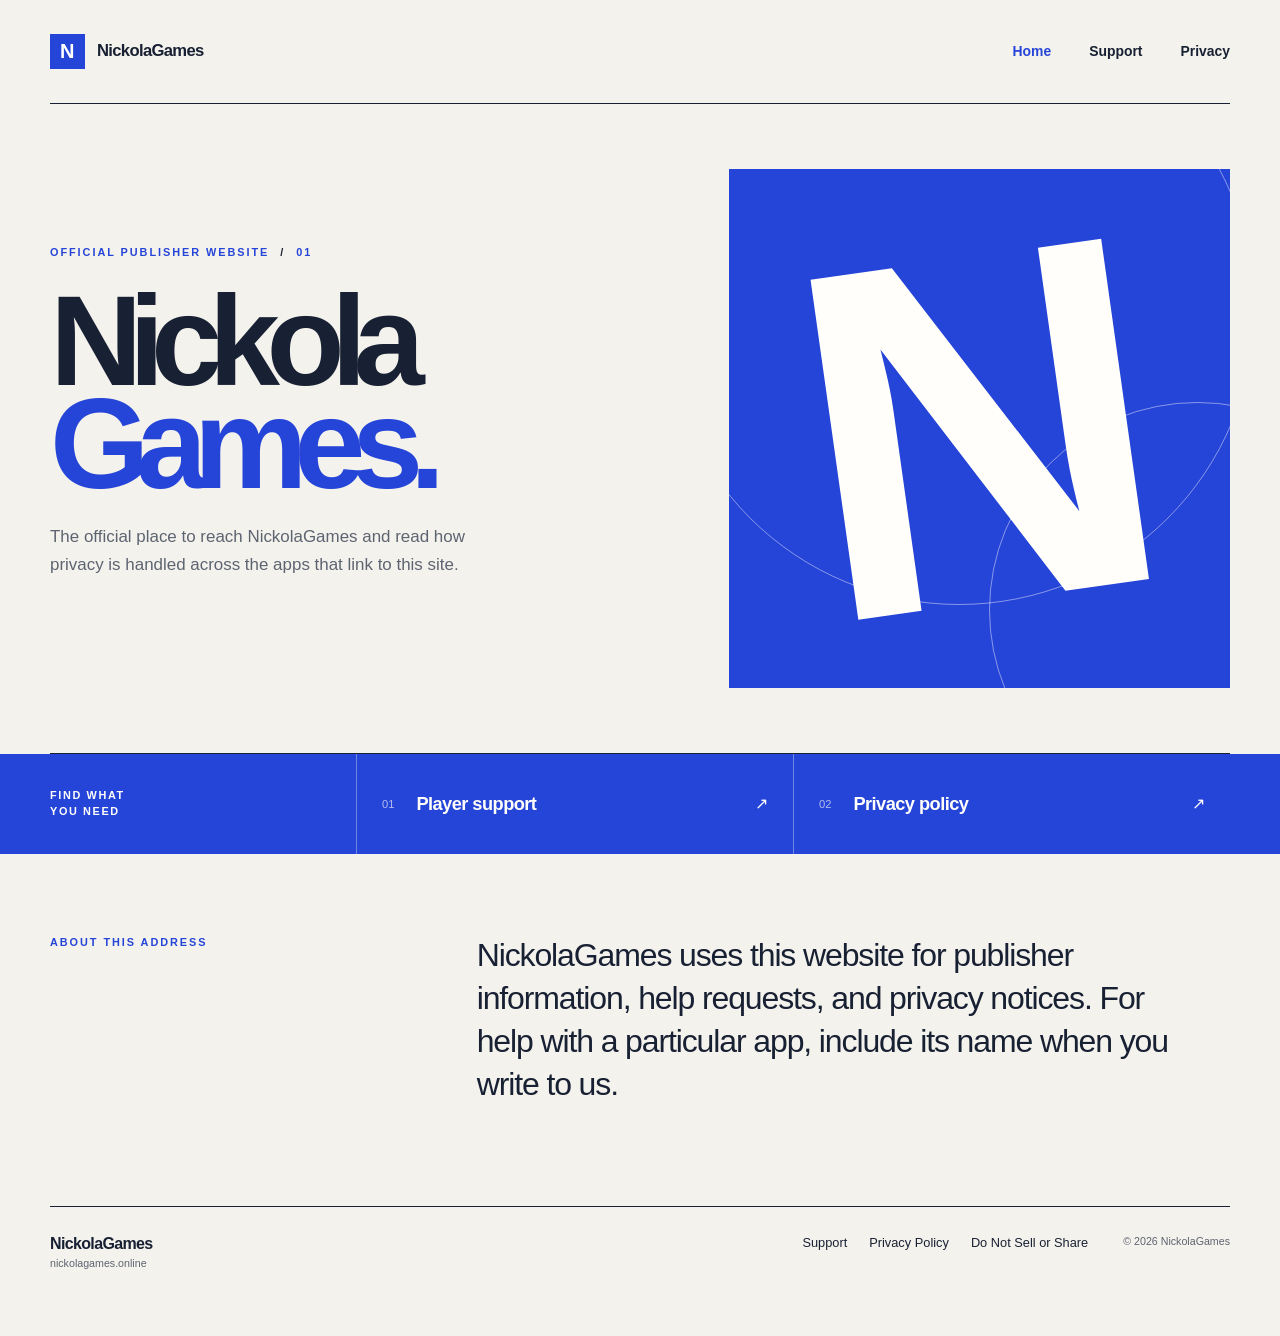
<file: index.html>
<!doctype html>
<html lang="en">
<head>
  <meta charset="utf-8">
  <meta name="viewport" content="width=device-width, initial-scale=1">
  <meta name="theme-color" content="#f4f2ec">
  <meta name="description" content="Official website of NickolaGames, with direct links to player support and privacy information.">
  <link rel="canonical" href="https://nickolagames.online/">
  <link rel="icon" href="icon.svg" type="image/svg+xml">
  <link rel="stylesheet" href="styles.css">
  <title>NickolaGames — Official Website</title>
</head>
<body>
  <a class="skip" href="#content">Skip to content</a>
  <header class="header shell">
    <a class="logo" href="index.html" aria-label="NickolaGames home"><span class="logo-symbol" aria-hidden="true">N</span><span>NickolaGames</span></a>
    <nav aria-label="Main navigation"><a aria-current="page" href="index.html">Home</a><a href="support.html">Support</a><a href="privacy-policy.html">Privacy</a></nav>
  </header>
  <main id="content">
    <section class="hero shell" aria-labelledby="home-title">
      <div class="hero-copy">
        <p class="caption">OFFICIAL PUBLISHER WEBSITE <span aria-hidden="true">/</span> 01</p>
        <h1 id="home-title">Nickola<br><span>Games.</span></h1>
        <p class="hero-summary">The official place to reach NickolaGames and read how privacy is handled across the apps that link to this site.</p>
      </div>
      <div class="hero-art" aria-hidden="true"><span class="arc arc-one"></span><span class="arc arc-two"></span><span class="art-n">N</span></div>
    </section>
    <section class="wayfinding" aria-label="Site links">
      <div class="shell wayfinding-inner">
        <p>FIND WHAT<br>YOU NEED</p>
        <a href="support.html"><span>01</span><strong>Player support</strong><span aria-hidden="true">↗</span></a>
        <a href="privacy-policy.html"><span>02</span><strong>Privacy policy</strong><span aria-hidden="true">↗</span></a>
      </div>
    </section>
    <section class="plain-note shell">
      <span class="caption">ABOUT THIS ADDRESS</span>
      <p>NickolaGames uses this website for publisher information, help requests, and privacy notices. For help with a particular app, include its name when you write to us.</p>
    </section>
  </main>
  <footer class="footer shell"><div><strong>NickolaGames</strong><small>nickolagames.online</small></div><nav aria-label="Footer navigation"><a href="support.html">Support</a><a href="privacy-policy.html">Privacy Policy</a><a href="privacy-policy.html#california">Do Not Sell or Share</a></nav><small>© 2026 NickolaGames</small></footer>
</body>
</html>
</file>
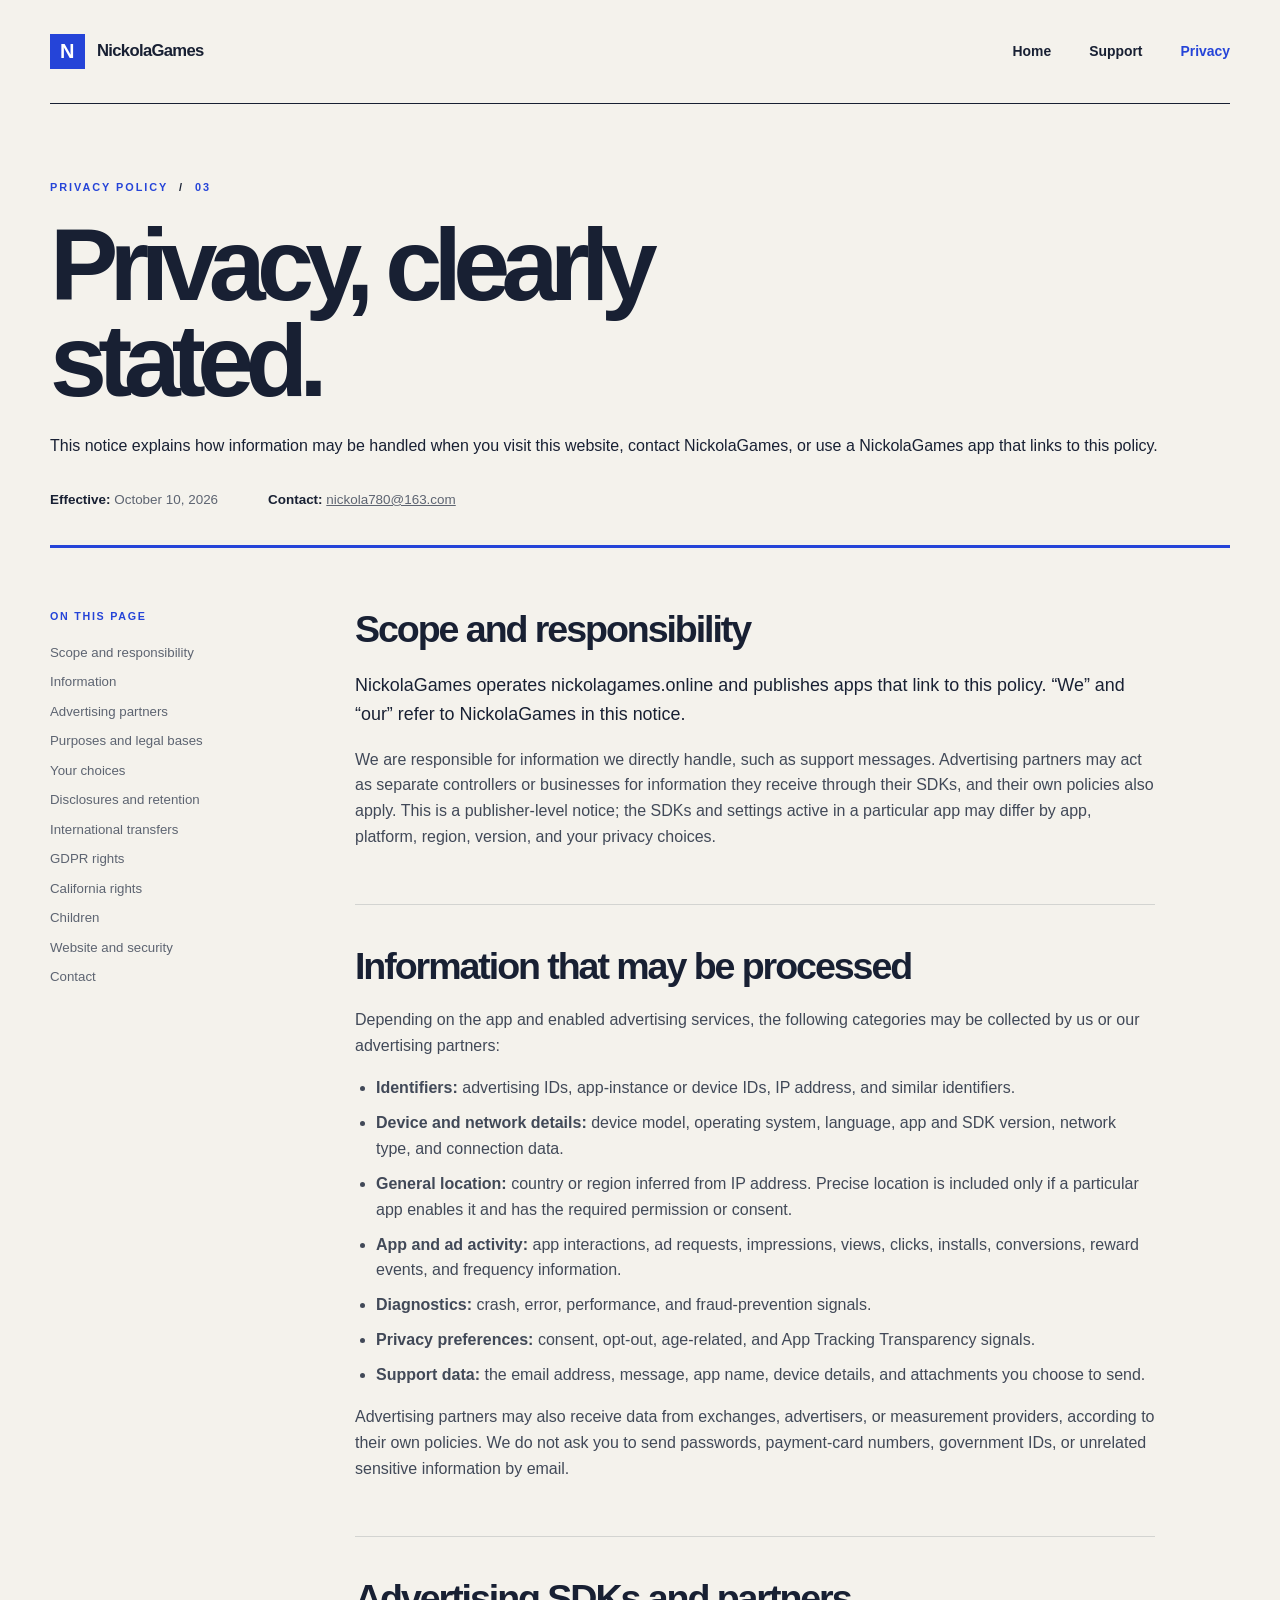
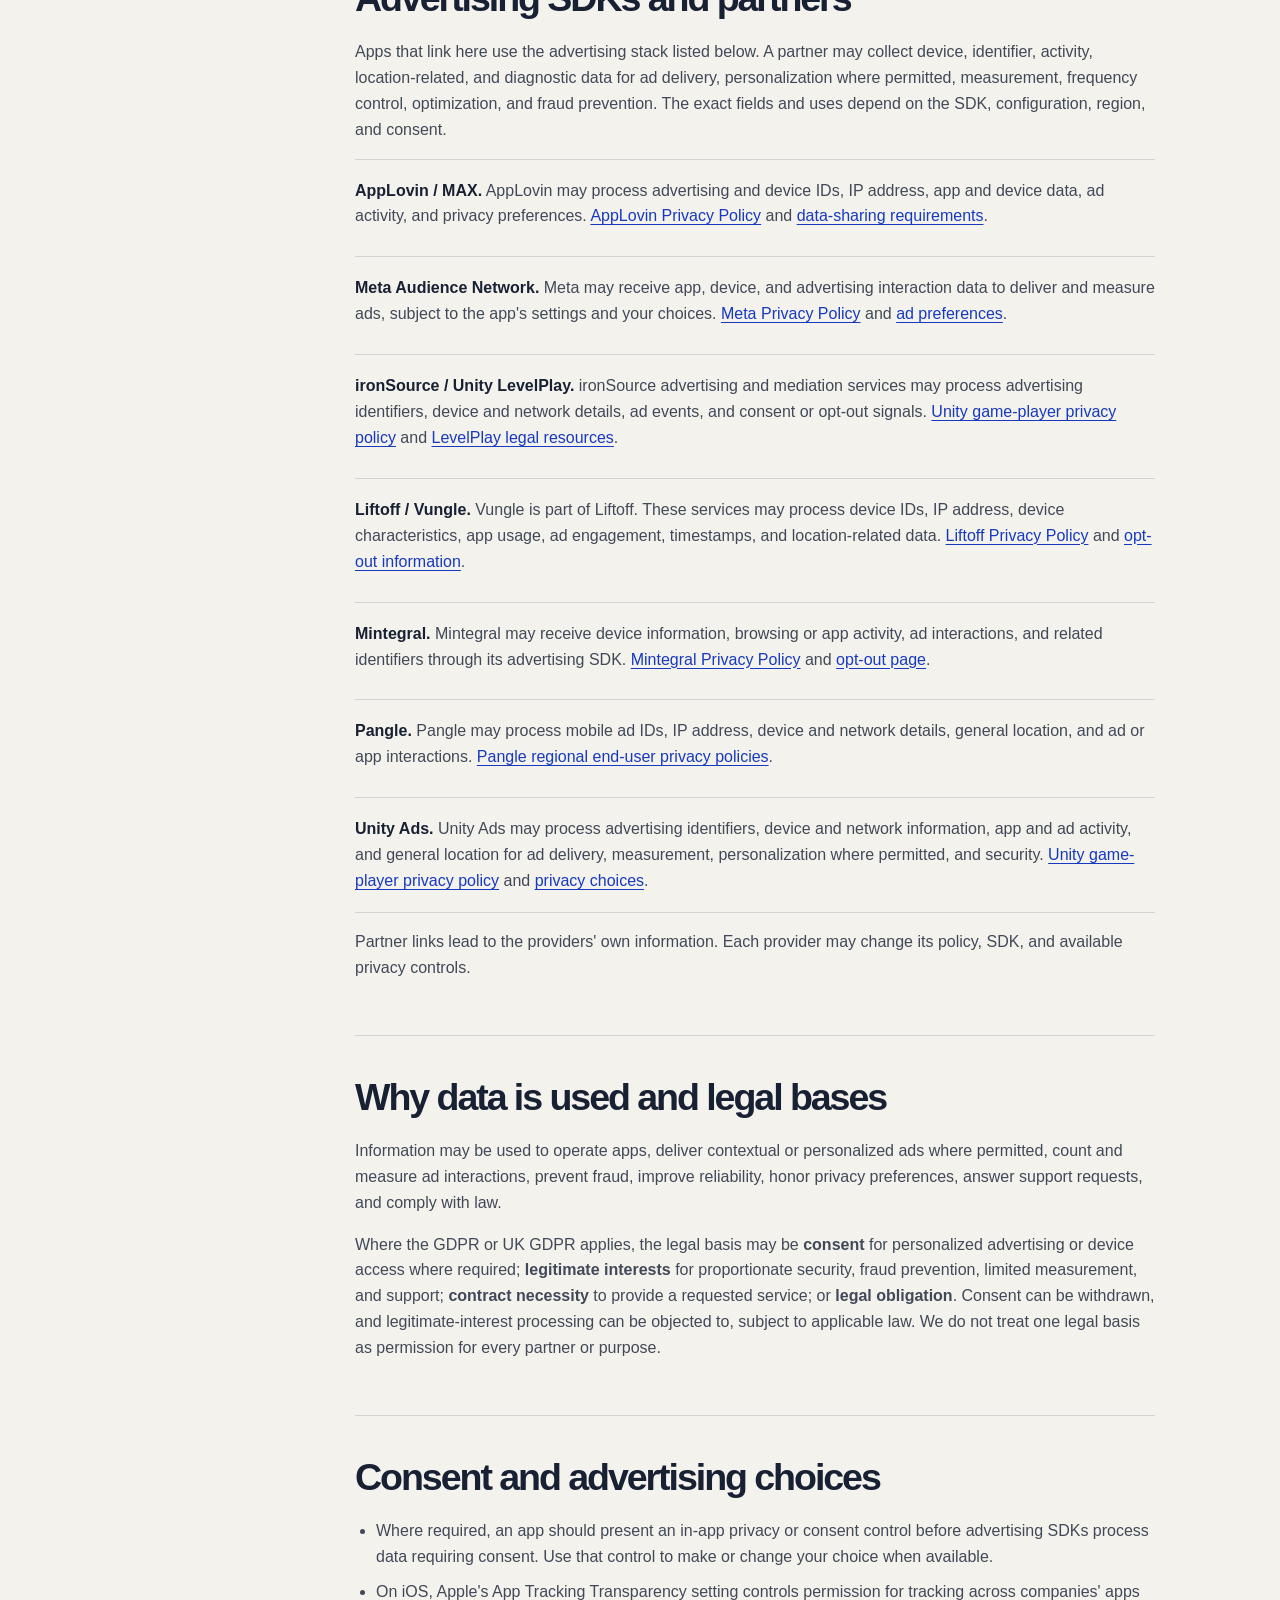
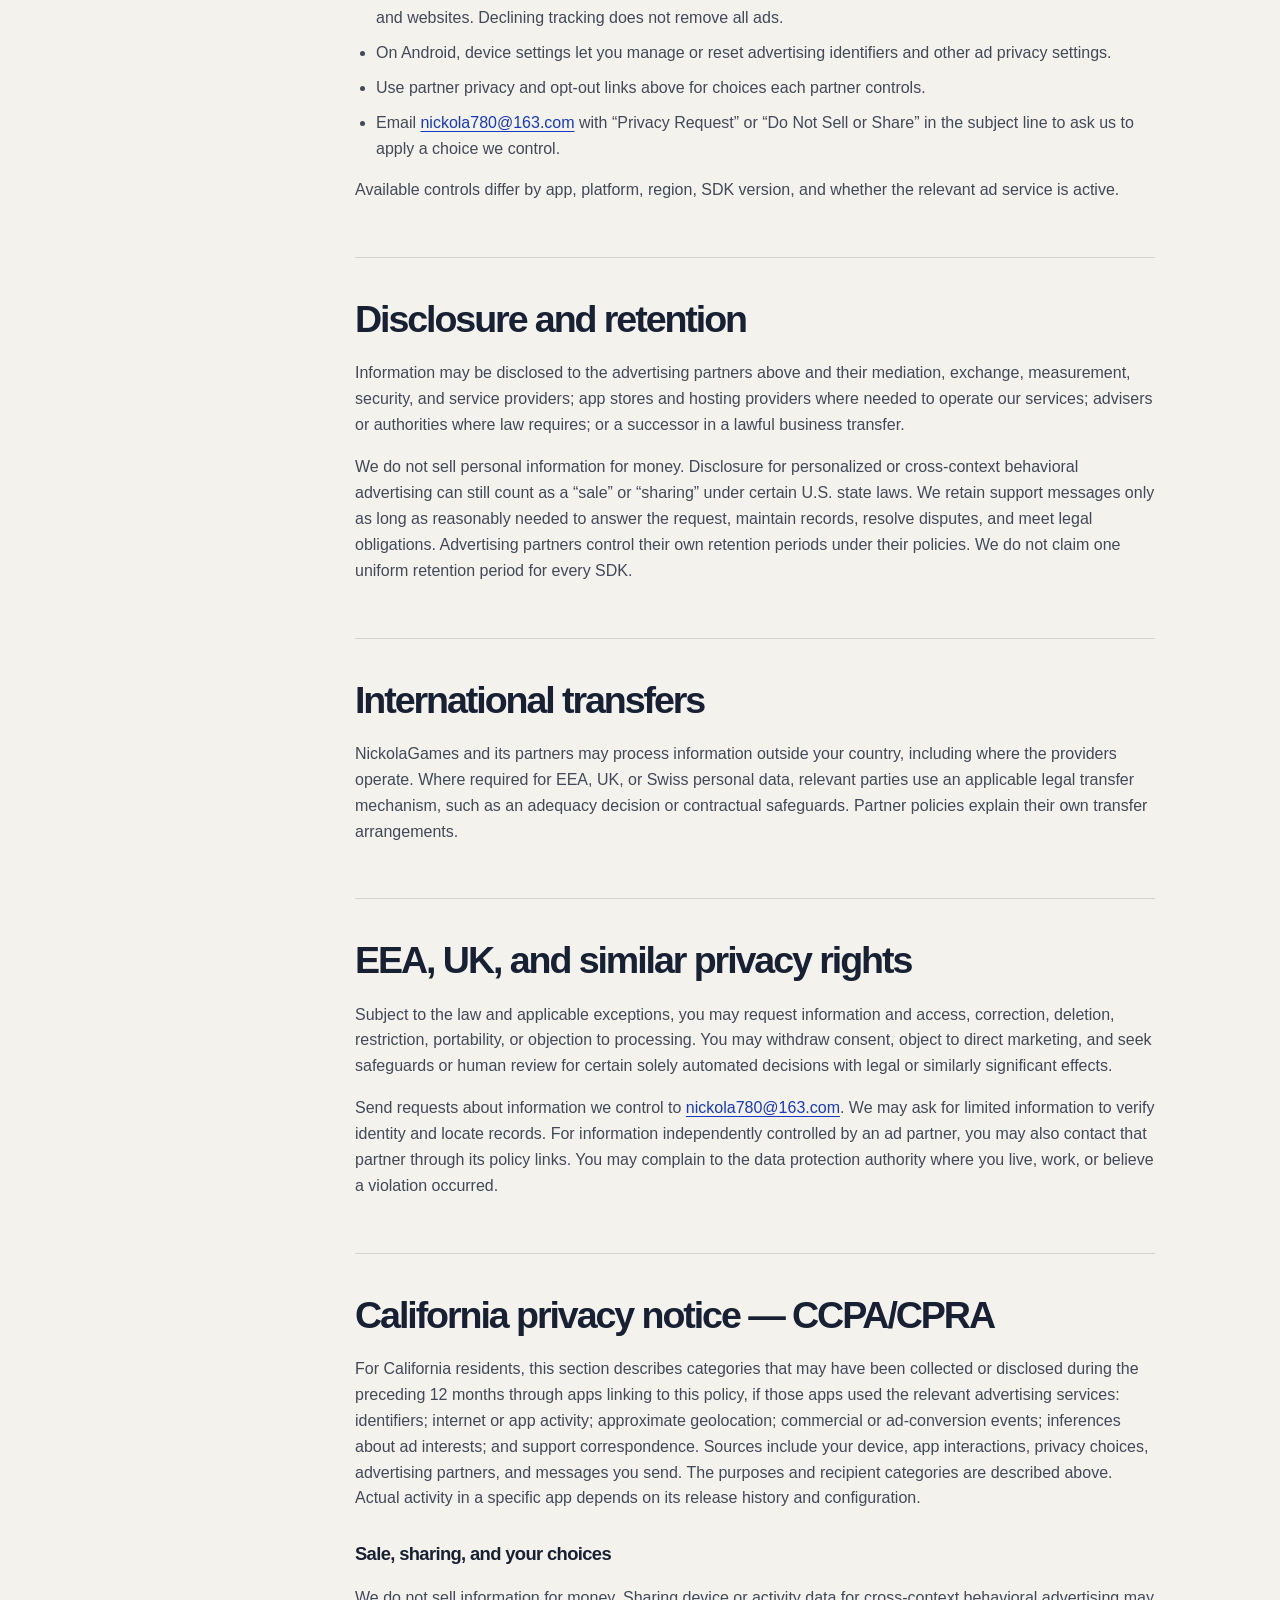
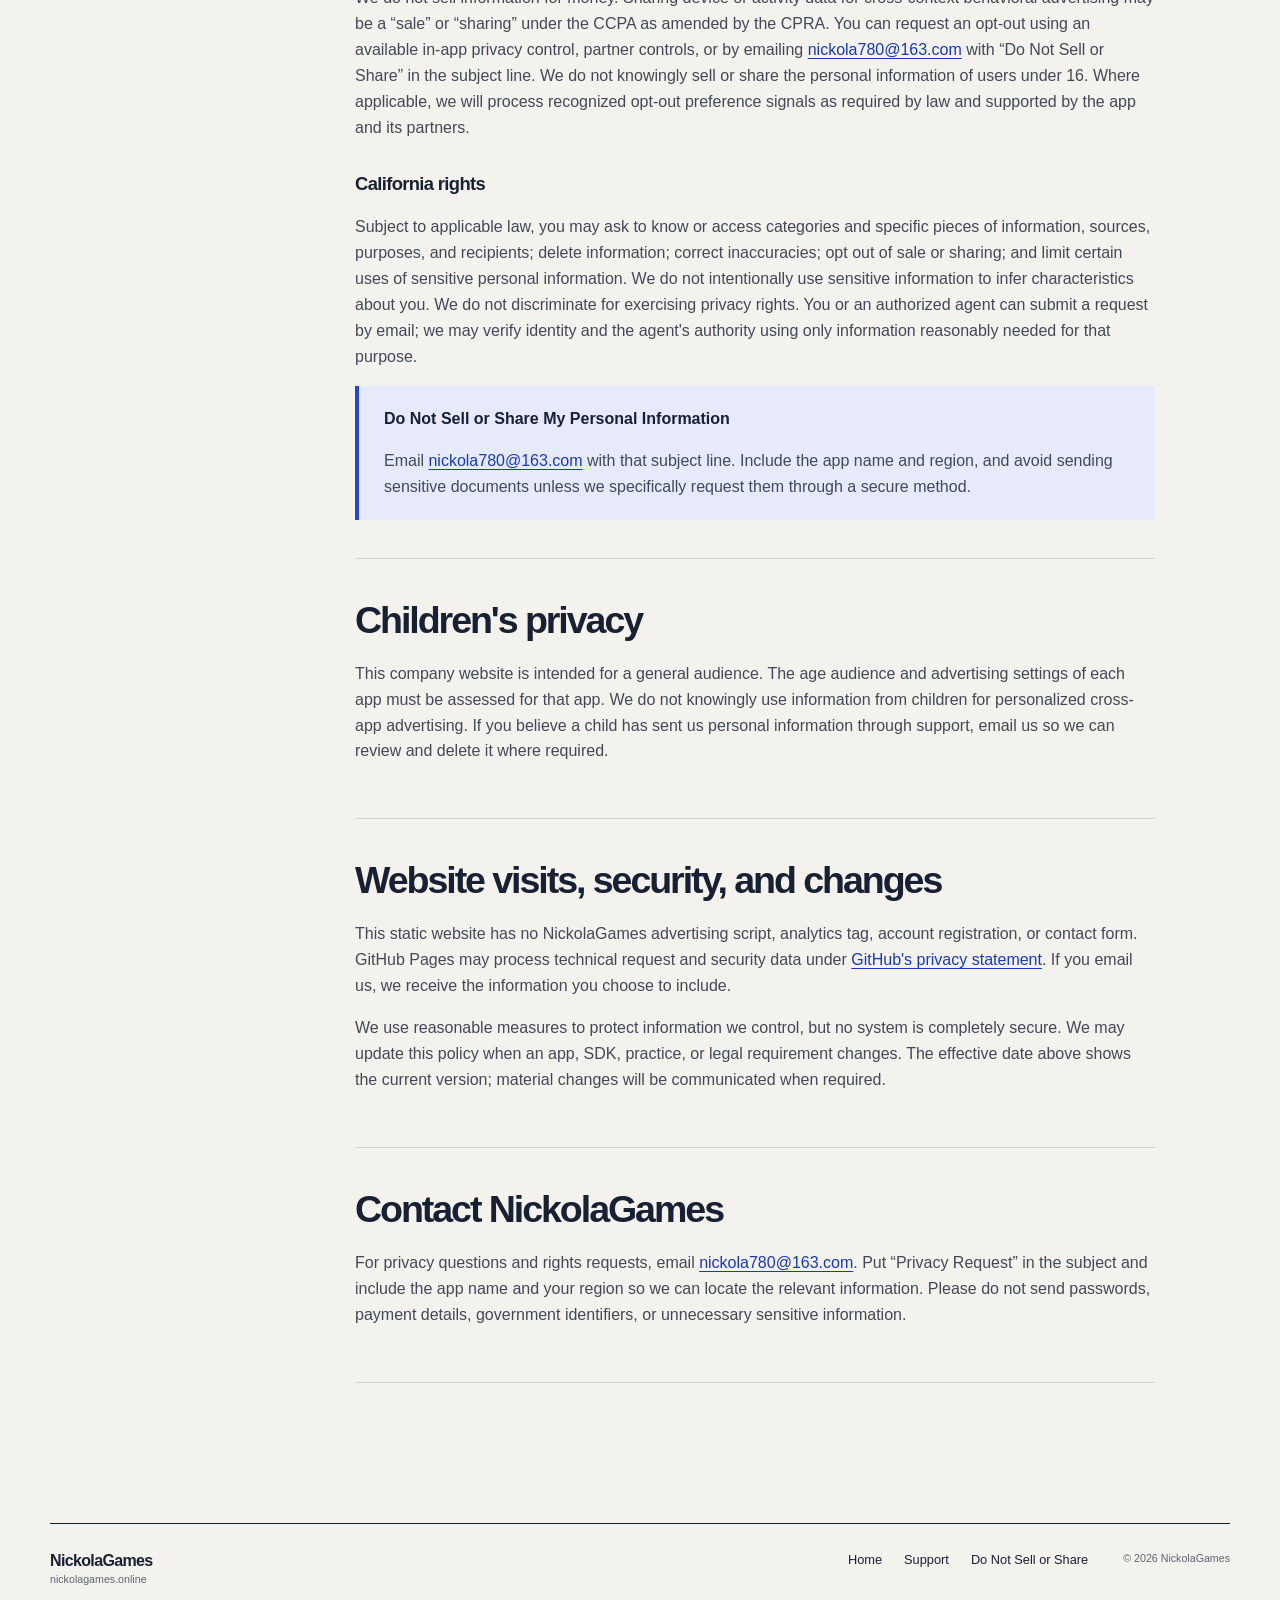
<file: privacy-policy.html>
<!doctype html>
<html lang="en">
<head>
  <meta charset="utf-8">
  <meta name="viewport" content="width=device-width, initial-scale=1">
  <meta name="theme-color" content="#f4f2ec">
  <meta name="description" content="NickolaGames privacy policy covering app advertising partners, privacy choices, GDPR rights, and California privacy rights.">
  <link rel="canonical" href="https://nickolagames.online/privacy-policy.html">
  <link rel="icon" href="icon.svg" type="image/svg+xml">
  <link rel="stylesheet" href="styles.css">
  <title>Privacy Policy — NickolaGames</title>
</head>
<body>
  <a class="skip" href="#content">Skip to content</a>
  <header class="header shell"><a class="logo" href="index.html" aria-label="NickolaGames home"><span class="logo-symbol" aria-hidden="true">N</span><span>NickolaGames</span></a><nav aria-label="Main navigation"><a href="index.html">Home</a><a href="support.html">Support</a><a aria-current="page" href="privacy-policy.html">Privacy</a></nav></header>
  <main id="content" class="shell">
    <div class="policy-intro"><p class="caption">PRIVACY POLICY <span aria-hidden="true">/</span> 03</p><h1>Privacy, clearly stated.</h1><p>This notice explains how information may be handled when you visit this website, contact NickolaGames, or use a NickolaGames app that links to this policy.</p><div class="policy-meta"><span><strong>Effective:</strong> October 10, 2026</span><span><strong>Contact:</strong> <a href="mailto:nickola780@163.com">nickola780@163.com</a></span></div></div>
    <div class="policy-body">
      <nav class="policy-nav" aria-label="Privacy policy sections"><strong>ON THIS PAGE</strong><a href="#scope">Scope and responsibility</a><a href="#information">Information</a><a href="#partners">Advertising partners</a><a href="#purposes">Purposes and legal bases</a><a href="#choices">Your choices</a><a href="#disclosure">Disclosures and retention</a><a href="#international">International transfers</a><a href="#gdpr">GDPR rights</a><a href="#california">California rights</a><a href="#children">Children</a><a href="#website">Website and security</a><a href="#contact">Contact</a></nav>
      <article class="policy-copy">
        <section id="scope"><h2>Scope and responsibility</h2><p class="policy-lead">NickolaGames operates nickolagames.online and publishes apps that link to this policy. “We” and “our” refer to NickolaGames in this notice.</p><p>We are responsible for information we directly handle, such as support messages. Advertising partners may act as separate controllers or businesses for information they receive through their SDKs, and their own policies also apply. This is a publisher-level notice; the SDKs and settings active in a particular app may differ by app, platform, region, version, and your privacy choices.</p></section>
        <section id="information"><h2>Information that may be processed</h2><p>Depending on the app and enabled advertising services, the following categories may be collected by us or our advertising partners:</p><ul><li><strong>Identifiers:</strong> advertising IDs, app-instance or device IDs, IP address, and similar identifiers.</li><li><strong>Device and network details:</strong> device model, operating system, language, app and SDK version, network type, and connection data.</li><li><strong>General location:</strong> country or region inferred from IP address. Precise location is included only if a particular app enables it and has the required permission or consent.</li><li><strong>App and ad activity:</strong> app interactions, ad requests, impressions, views, clicks, installs, conversions, reward events, and frequency information.</li><li><strong>Diagnostics:</strong> crash, error, performance, and fraud-prevention signals.</li><li><strong>Privacy preferences:</strong> consent, opt-out, age-related, and App Tracking Transparency signals.</li><li><strong>Support data:</strong> the email address, message, app name, device details, and attachments you choose to send.</li></ul><p>Advertising partners may also receive data from exchanges, advertisers, or measurement providers, according to their own policies. We do not ask you to send passwords, payment-card numbers, government IDs, or unrelated sensitive information by email.</p></section>
        <section id="partners"><h2>Advertising SDKs and partners</h2><p>Apps that link here use the advertising stack listed below. A partner may collect device, identifier, activity, location-related, and diagnostic data for ad delivery, personalization where permitted, measurement, frequency control, optimization, and fraud prevention. The exact fields and uses depend on the SDK, configuration, region, and consent.</p><ul class="provider-list">
          <li><strong>AppLovin / MAX.</strong> AppLovin may process advertising and device IDs, IP address, app and device data, ad activity, and privacy preferences. <a href="https://legal.applovin.com/privacy/">AppLovin Privacy Policy</a> and <a href="https://legal.applovin.com/data-sharing-requirements/">data-sharing requirements</a>.</li>
          <li><strong>Meta Audience Network.</strong> Meta may receive app, device, and advertising interaction data to deliver and measure ads, subject to the app's settings and your choices. <a href="https://www.facebook.com/privacy/policy/">Meta Privacy Policy</a> and <a href="https://www.facebook.com/about/ads">ad preferences</a>.</li>
          <li><strong>ironSource / Unity LevelPlay.</strong> ironSource advertising and mediation services may process advertising identifiers, device and network details, ad events, and consent or opt-out signals. <a href="https://unity.com/legal/game-player-and-app-user-privacy-policy">Unity game-player privacy policy</a> and <a href="https://docs.unity.com/grow/levelplay/platform/legal-resources">LevelPlay legal resources</a>.</li>
          <li><strong>Liftoff / Vungle.</strong> Vungle is part of Liftoff. These services may process device IDs, IP address, device characteristics, app usage, ad engagement, timestamps, and location-related data. <a href="https://www.liftoff.ai/privacy-policy/">Liftoff Privacy Policy</a> and <a href="https://www.liftoff.ai/opt-out/">opt-out information</a>.</li>
          <li><strong>Mintegral.</strong> Mintegral may receive device information, browsing or app activity, ad interactions, and related identifiers through its advertising SDK. <a href="https://www.mintegral.com/en/privacy">Mintegral Privacy Policy</a> and <a href="https://www.mintegral.com/en/opt-out">opt-out page</a>.</li>
          <li><strong>Pangle.</strong> Pangle may process mobile ad IDs, IP address, device and network details, general location, and ad or app interactions. <a href="https://www.pangleglobal.com/privacy/enduser">Pangle regional end-user privacy policies</a>.</li>
          <li><strong>Unity Ads.</strong> Unity Ads may process advertising identifiers, device and network information, app and ad activity, and general location for ad delivery, measurement, personalization where permitted, and security. <a href="https://unity.com/legal/game-player-and-app-user-privacy-policy">Unity game-player privacy policy</a> and <a href="https://unity.com/legal/do-not-sell-my-personal-information">privacy choices</a>.</li>
        </ul><p>Partner links lead to the providers' own information. Each provider may change its policy, SDK, and available privacy controls.</p></section>
        <section id="purposes"><h2>Why data is used and legal bases</h2><p>Information may be used to operate apps, deliver contextual or personalized ads where permitted, count and measure ad interactions, prevent fraud, improve reliability, honor privacy preferences, answer support requests, and comply with law.</p><p>Where the GDPR or UK GDPR applies, the legal basis may be <strong>consent</strong> for personalized advertising or device access where required; <strong>legitimate interests</strong> for proportionate security, fraud prevention, limited measurement, and support; <strong>contract necessity</strong> to provide a requested service; or <strong>legal obligation</strong>. Consent can be withdrawn, and legitimate-interest processing can be objected to, subject to applicable law. We do not treat one legal basis as permission for every partner or purpose.</p></section>
        <section id="choices"><h2>Consent and advertising choices</h2><ul><li>Where required, an app should present an in-app privacy or consent control before advertising SDKs process data requiring consent. Use that control to make or change your choice when available.</li><li>On iOS, Apple's App Tracking Transparency setting controls permission for tracking across companies' apps and websites. Declining tracking does not remove all ads.</li><li>On Android, device settings let you manage or reset advertising identifiers and other ad privacy settings.</li><li>Use partner privacy and opt-out links above for choices each partner controls.</li><li>Email <a href="mailto:nickola780@163.com?subject=Privacy%20Request">nickola780@163.com</a> with “Privacy Request” or “Do Not Sell or Share” in the subject line to ask us to apply a choice we control.</li></ul><p>Available controls differ by app, platform, region, SDK version, and whether the relevant ad service is active.</p></section>
        <section id="disclosure"><h2>Disclosure and retention</h2><p>Information may be disclosed to the advertising partners above and their mediation, exchange, measurement, security, and service providers; app stores and hosting providers where needed to operate our services; advisers or authorities where law requires; or a successor in a lawful business transfer.</p><p>We do not sell personal information for money. Disclosure for personalized or cross-context behavioral advertising can still count as a “sale” or “sharing” under certain U.S. state laws. We retain support messages only as long as reasonably needed to answer the request, maintain records, resolve disputes, and meet legal obligations. Advertising partners control their own retention periods under their policies. We do not claim one uniform retention period for every SDK.</p></section>
        <section id="international"><h2>International transfers</h2><p>NickolaGames and its partners may process information outside your country, including where the providers operate. Where required for EEA, UK, or Swiss personal data, relevant parties use an applicable legal transfer mechanism, such as an adequacy decision or contractual safeguards. Partner policies explain their own transfer arrangements.</p></section>
        <section id="gdpr"><h2>EEA, UK, and similar privacy rights</h2><p>Subject to the law and applicable exceptions, you may request information and access, correction, deletion, restriction, portability, or objection to processing. You may withdraw consent, object to direct marketing, and seek safeguards or human review for certain solely automated decisions with legal or similarly significant effects.</p><p>Send requests about information we control to <a href="mailto:nickola780@163.com?subject=Privacy%20Request">nickola780@163.com</a>. We may ask for limited information to verify identity and locate records. For information independently controlled by an ad partner, you may also contact that partner through its policy links. You may complain to the data protection authority where you live, work, or believe a violation occurred.</p></section>
        <section id="california"><h2>California privacy notice — CCPA/CPRA</h2><p>For California residents, this section describes categories that may have been collected or disclosed during the preceding 12 months through apps linking to this policy, if those apps used the relevant advertising services: identifiers; internet or app activity; approximate geolocation; commercial or ad-conversion events; inferences about ad interests; and support correspondence. Sources include your device, app interactions, privacy choices, advertising partners, and messages you send. The purposes and recipient categories are described above. Actual activity in a specific app depends on its release history and configuration.</p><h3>Sale, sharing, and your choices</h3><p>We do not sell information for money. Sharing device or activity data for cross-context behavioral advertising may be a “sale” or “sharing” under the CCPA as amended by the CPRA. You can request an opt-out using an available in-app privacy control, partner controls, or by emailing <a href="mailto:nickola780@163.com?subject=Do%20Not%20Sell%20or%20Share">nickola780@163.com</a> with “Do Not Sell or Share” in the subject line. We do not knowingly sell or share the personal information of users under 16. Where applicable, we will process recognized opt-out preference signals as required by law and supported by the app and its partners.</p><h3>California rights</h3><p>Subject to applicable law, you may ask to know or access categories and specific pieces of information, sources, purposes, and recipients; delete information; correct inaccuracies; opt out of sale or sharing; and limit certain uses of sensitive personal information. We do not intentionally use sensitive information to infer characteristics about you. We do not discriminate for exercising privacy rights. You or an authorized agent can submit a request by email; we may verify identity and the agent's authority using only information reasonably needed for that purpose.</p><div class="request-box"><strong>Do Not Sell or Share My Personal Information</strong><p>Email <a href="mailto:nickola780@163.com?subject=Do%20Not%20Sell%20or%20Share">nickola780@163.com</a> with that subject line. Include the app name and region, and avoid sending sensitive documents unless we specifically request them through a secure method.</p></div></section>
        <section id="children"><h2>Children's privacy</h2><p>This company website is intended for a general audience. The age audience and advertising settings of each app must be assessed for that app. We do not knowingly use information from children for personalized cross-app advertising. If you believe a child has sent us personal information through support, email us so we can review and delete it where required.</p></section>
        <section id="website"><h2>Website visits, security, and changes</h2><p>This static website has no NickolaGames advertising script, analytics tag, account registration, or contact form. GitHub Pages may process technical request and security data under <a href="https://docs.github.com/en/site-policy/privacy-policies/github-privacy-statement">GitHub's privacy statement</a>. If you email us, we receive the information you choose to include.</p><p>We use reasonable measures to protect information we control, but no system is completely secure. We may update this policy when an app, SDK, practice, or legal requirement changes. The effective date above shows the current version; material changes will be communicated when required.</p></section>
        <section id="contact"><h2>Contact NickolaGames</h2><p>For privacy questions and rights requests, email <a href="mailto:nickola780@163.com?subject=Privacy%20Request">nickola780@163.com</a>. Put “Privacy Request” in the subject and include the app name and your region so we can locate the relevant information. Please do not send passwords, payment details, government identifiers, or unnecessary sensitive information.</p></section>
      </article>
    </div>
  </main>
  <footer class="footer shell"><div><strong>NickolaGames</strong><small>nickolagames.online</small></div><nav aria-label="Footer navigation"><a href="index.html">Home</a><a href="support.html">Support</a><a href="privacy-policy.html#california">Do Not Sell or Share</a></nav><small>© 2026 NickolaGames</small></footer>
</body>
</html>
</file>
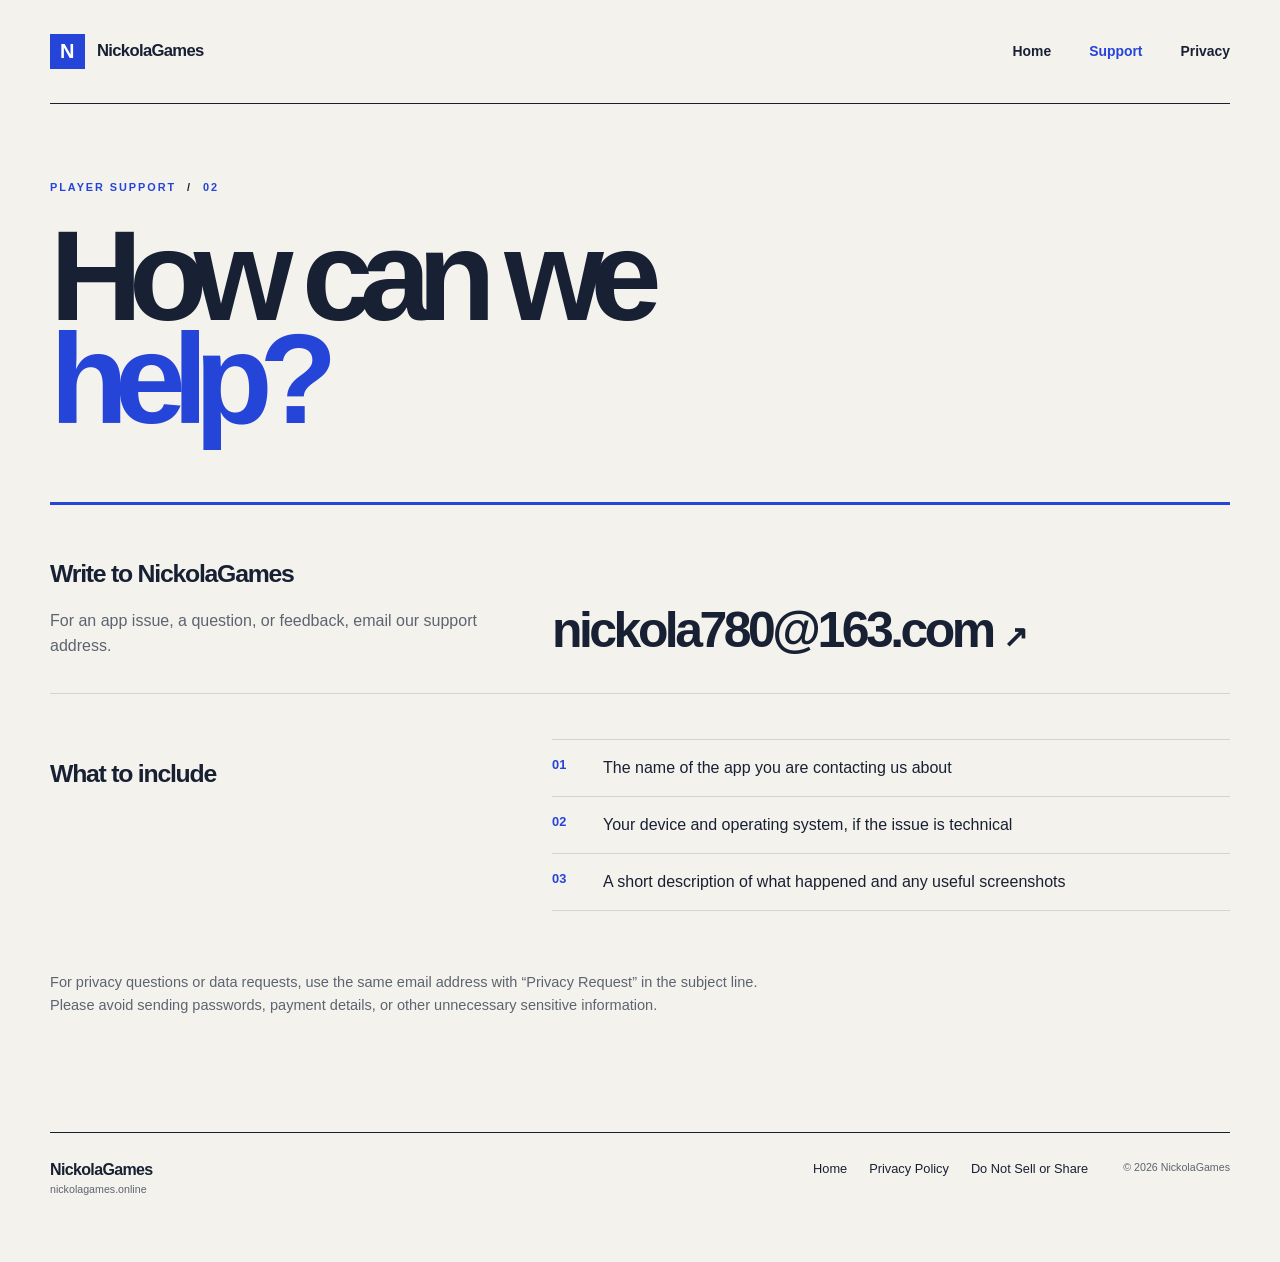
<file: support.html>
<!doctype html>
<html lang="en">
<head>
  <meta charset="utf-8">
  <meta name="viewport" content="width=device-width, initial-scale=1">
  <meta name="theme-color" content="#f4f2ec">
  <meta name="description" content="Contact NickolaGames for app support, feedback, and privacy requests.">
  <link rel="canonical" href="https://nickolagames.online/support.html">
  <link rel="icon" href="icon.svg" type="image/svg+xml">
  <link rel="stylesheet" href="styles.css">
  <title>Support — NickolaGames</title>
</head>
<body>
  <a class="skip" href="#content">Skip to content</a>
  <header class="header shell"><a class="logo" href="index.html" aria-label="NickolaGames home"><span class="logo-symbol" aria-hidden="true">N</span><span>NickolaGames</span></a><nav aria-label="Main navigation"><a href="index.html">Home</a><a aria-current="page" href="support.html">Support</a><a href="privacy-policy.html">Privacy</a></nav></header>
  <main id="content" class="interior shell">
    <p class="caption">PLAYER SUPPORT <span aria-hidden="true">/</span> 02</p>
    <h1>How can we<br><span>help?</span></h1>
    <div class="contact-line"><div><h2>Write to NickolaGames</h2><p>For an app issue, a question, or feedback, email our support address.</p></div><a href="mailto:nickola780@163.com">nickola780@163.com <span aria-hidden="true">↗</span></a></div>
    <div class="help-row"><h2>What to include</h2><ol><li>The name of the app you are contacting us about</li><li>Your device and operating system, if the issue is technical</li><li>A short description of what happened and any useful screenshots</li></ol></div>
    <p class="small-note">For privacy questions or data requests, use the same email address with “Privacy Request” in the subject line. Please avoid sending passwords, payment details, or other unnecessary sensitive information.</p>
  </main>
  <footer class="footer shell"><div><strong>NickolaGames</strong><small>nickolagames.online</small></div><nav aria-label="Footer navigation"><a href="index.html">Home</a><a href="privacy-policy.html">Privacy Policy</a><a href="privacy-policy.html#california">Do Not Sell or Share</a></nav><small>© 2026 NickolaGames</small></footer>
</body>
</html>
</file>
<file: styles.css>
:root{--paper:#f4f2ec;--white:#fffefa;--ink:#182033;--blue:#2544d8;--rule:#d3d4d1;--muted:#5d6471;--max:1180px}
*{box-sizing:border-box}
html{scroll-behavior:smooth}
body{margin:0;background:var(--paper);color:var(--ink);font-family:Inter,"Helvetica Neue",Arial,sans-serif;line-height:1.62}
a{color:inherit}
button,input{font:inherit}
.shell{width:min(calc(100% - 80px),var(--max));margin-inline:auto}
.skip{position:absolute;top:-100px;left:20px;z-index:10;padding:10px;background:var(--white)}.skip:focus{top:10px}
.header{min-height:104px;display:flex;align-items:center;justify-content:space-between;gap:25px;border-bottom:1px solid var(--ink)}
.logo{display:inline-flex;align-items:center;gap:12px;font-size:1.04rem;font-weight:800;letter-spacing:-.04em;text-decoration:none;white-space:nowrap}
.logo-symbol{display:grid;place-items:center;width:35px;height:35px;background:var(--blue);color:white;font-size:1.25rem;font-weight:900;letter-spacing:-.12em;padding-right:3px}
.header nav{display:flex;align-items:center;gap:38px}.header nav a{font-size:.87rem;font-weight:650;text-decoration:none}.header nav a:hover,.header nav a[aria-current=page]{color:var(--blue)}
.caption{margin:0;color:var(--blue);font-size:.68rem;font-weight:800;letter-spacing:.18em;line-height:1.5}.caption span{margin:0 6px;color:var(--ink)}
.hero{min-height:650px;display:grid;grid-template-columns:1.15fr .85fr;align-items:stretch;border-bottom:1px solid var(--ink)}
.hero-copy{display:flex;flex-direction:column;align-items:flex-start;justify-content:center;padding:55px 25px 90px 0}
.hero h1,.interior>h1{margin:30px 0 28px;font-size:clamp(5rem,10vw,9.8rem);line-height:.8;font-weight:750;letter-spacing:-.105em}
.hero h1 span,.interior>h1 span{color:var(--blue)}
.hero-summary{max-width:470px;margin:0;font-size:1.06rem;color:var(--muted)}
.hero-art{position:relative;overflow:hidden;margin:65px 0;background:var(--blue);min-height:440px}
.arc{position:absolute;display:block;border:1px solid rgba(255,255,255,.45);border-radius:50%;aspect-ratio:1}.arc-one{width:118%;top:-30%;left:-13%}.arc-two{width:83%;right:-35%;bottom:-25%}
.art-n{position:absolute;inset:0;display:grid;place-items:center;color:var(--white);font-size:clamp(17rem,39vw,34rem);font-weight:650;line-height:1;letter-spacing:-.16em;padding-right:.16em;transform:rotate(-8deg)}
.wayfinding{background:var(--blue);color:var(--white)}.wayfinding-inner{display:grid;grid-template-columns:.7fr 1fr 1fr;align-items:stretch}.wayfinding p{margin:0;padding:34px 24px 34px 0;font-size:.68rem;font-weight:800;letter-spacing:.15em;line-height:1.45}.wayfinding a{display:flex;align-items:center;gap:22px;padding:26px 25px;border-left:1px solid rgba(255,255,255,.35);text-decoration:none}.wayfinding a:hover{background:rgba(255,255,255,.1)}.wayfinding a span:first-child{font-size:.7rem;opacity:.65}.wayfinding a strong{font-size:1.14rem;font-weight:650;letter-spacing:-.03em}.wayfinding a span:last-child{margin-left:auto}
.plain-note{display:grid;grid-template-columns:1fr 2fr;gap:50px;padding-block:80px 100px}.plain-note p{max-width:700px;margin:0;font-size:clamp(1.25rem,2.5vw,2.05rem);line-height:1.35;letter-spacing:-.035em}
.footer{min-height:130px;border-top:1px solid var(--ink);padding-block:26px 38px;display:grid;grid-template-columns:1fr auto auto;gap:35px;align-items:start;font-size:.8rem}.footer div{display:flex;flex-direction:column;line-height:1.4}.footer strong{font-size:1rem;letter-spacing:-.04em}.footer small{color:var(--muted)}.footer nav{display:flex;flex-wrap:wrap;gap:22px}.footer a{text-decoration:none}.footer a:hover{text-decoration:underline}
.interior{padding-block:75px 100px}.interior>h1{font-size:clamp(5rem,10vw,9.2rem);margin:30px 0 72px}
.contact-line{display:grid;grid-template-columns:.8fr 1.2fr;gap:50px;align-items:end;padding:34px 0;border-top:3px solid var(--blue);border-bottom:1px solid var(--rule)}.contact-line h2,.help-row h2{font-size:1.55rem;letter-spacing:-.05em;line-height:1.1}.contact-line p{margin-bottom:0;color:var(--muted)}.contact-line>a{font-size:clamp(1.4rem,3.9vw,3.5rem);font-weight:650;letter-spacing:-.07em;line-height:1.15;text-decoration:none;overflow-wrap:anywhere}.contact-line>a:hover{color:var(--blue)}.contact-line>a span{font-size:.6em}
.help-row{display:grid;grid-template-columns:.8fr 1.2fr;gap:50px;padding:45px 0}.help-row ol{margin:0;padding:0;list-style:none;counter-reset:help}.help-row li{display:grid;grid-template-columns:36px 1fr;gap:15px;padding:15px 0;border-bottom:1px solid var(--rule)}.help-row li:first-child{border-top:1px solid var(--rule)}.help-row li:before{counter-increment:help;content:'0' counter(help);color:var(--blue);font-size:.8rem;font-weight:800}
.small-note{max-width:750px;color:var(--muted);font-size:.91rem}
.policy-intro{padding-block:75px 35px;border-bottom:3px solid var(--blue)}.policy-intro h1{max-width:850px;margin:22px 0 25px;font-size:clamp(3.8rem,8vw,7rem);line-height:.93;letter-spacing:-.085em}.policy-intro>p:last-child{max-width:750px;color:var(--muted)}
.policy-meta{display:flex;flex-wrap:wrap;gap:15px 50px;margin-top:30px;font-size:.84rem;color:var(--muted)}.policy-meta strong{color:var(--ink)}
.policy-body{display:grid;grid-template-columns:230px minmax(0,1fr);gap:75px;padding-block:60px 100px}.policy-nav{position:sticky;top:25px;align-self:start;display:grid;gap:8px;font-size:.83rem}.policy-nav strong{margin-bottom:8px;color:var(--blue);font-size:.67rem;letter-spacing:.16em}.policy-nav a{text-decoration:none;color:var(--muted)}.policy-nav a:hover{color:var(--blue);text-decoration:underline}
.policy-copy{max-width:800px}.policy-copy section{padding:0 0 38px;margin-bottom:40px;border-bottom:1px solid var(--rule);scroll-margin-top:30px}.policy-copy h2{margin:0 0 20px;font-size:clamp(1.55rem,3vw,2.35rem);line-height:1.12;letter-spacing:-.055em}.policy-copy h3{font-size:1.15rem;letter-spacing:-.035em;margin:28px 0 10px}.policy-copy p,.policy-copy li{color:#414958}.policy-copy ul{padding-left:21px}.policy-copy li{margin:9px 0}.policy-copy a{color:#1739bf;text-underline-offset:3px}.policy-copy a:hover{color:var(--ink)}.policy-lead{font-size:1.12rem;color:var(--ink)!important}.provider-list{list-style:none;padding-left:0!important}.provider-list li{padding:18px 0;border-top:1px solid var(--rule)}.provider-list li strong{color:var(--ink)}.provider-list li:last-child{border-bottom:1px solid var(--rule)}.request-box{background:#e7eafa;padding:20px 25px;border-left:4px solid var(--blue)}.request-box p:last-child{margin-bottom:0}
@media(max-width:850px){.shell{width:min(calc(100% - 44px),var(--max))}.hero{min-height:0;grid-template-columns:1fr}.hero-copy{padding:80px 0 40px}.hero-art{height:300px;min-height:0;margin:0 0 50px}.art-n{font-size:24rem}.wayfinding-inner{grid-template-columns:1fr 1fr}.wayfinding p{grid-column:1/-1;padding-bottom:12px}.wayfinding a:first-of-type{border-left:0}.plain-note{grid-template-columns:1fr;gap:20px}.policy-body{grid-template-columns:1fr;gap:35px}.policy-nav{position:static;display:flex;flex-wrap:wrap;gap:8px 18px}.policy-nav strong{width:100%}.footer{grid-template-columns:1fr auto}.footer>small{grid-column:1/-1}}
@media(max-width:580px){.shell{width:min(calc(100% - 32px),var(--max))}.header{min-height:86px;align-items:flex-start;flex-direction:column;justify-content:center;gap:4px;padding-block:10px}.header nav{gap:22px}.header nav a{font-size:.8rem}.logo{font-size:.95rem}.logo-symbol{width:28px;height:28px;font-size:1rem}.hero-copy{padding-top:65px}.hero h1,.interior>h1{font-size:clamp(4.4rem,17vw,6.8rem)}.hero-art{height:245px}.art-n{font-size:18rem}.wayfinding-inner{grid-template-columns:1fr}.wayfinding a{border-left:0;border-top:1px solid rgba(255,255,255,.35);padding:21px 0}.plain-note{padding-block:55px 70px}.footer{grid-template-columns:1fr;gap:15px}.footer>small{grid-column:auto}.interior{padding-block:58px 70px}.interior>h1{margin-bottom:50px}.contact-line,.help-row{grid-template-columns:1fr;gap:15px}.contact-line>a{font-size:clamp(1.5rem,7vw,2.2rem)}.policy-intro{padding-top:60px}.policy-intro h1{font-size:clamp(3.5rem,12vw,5rem)}.policy-body{padding-top:40px}.policy-nav{max-height:120px;overflow:auto}.policy-copy h2{font-size:1.55rem}}
</file>
